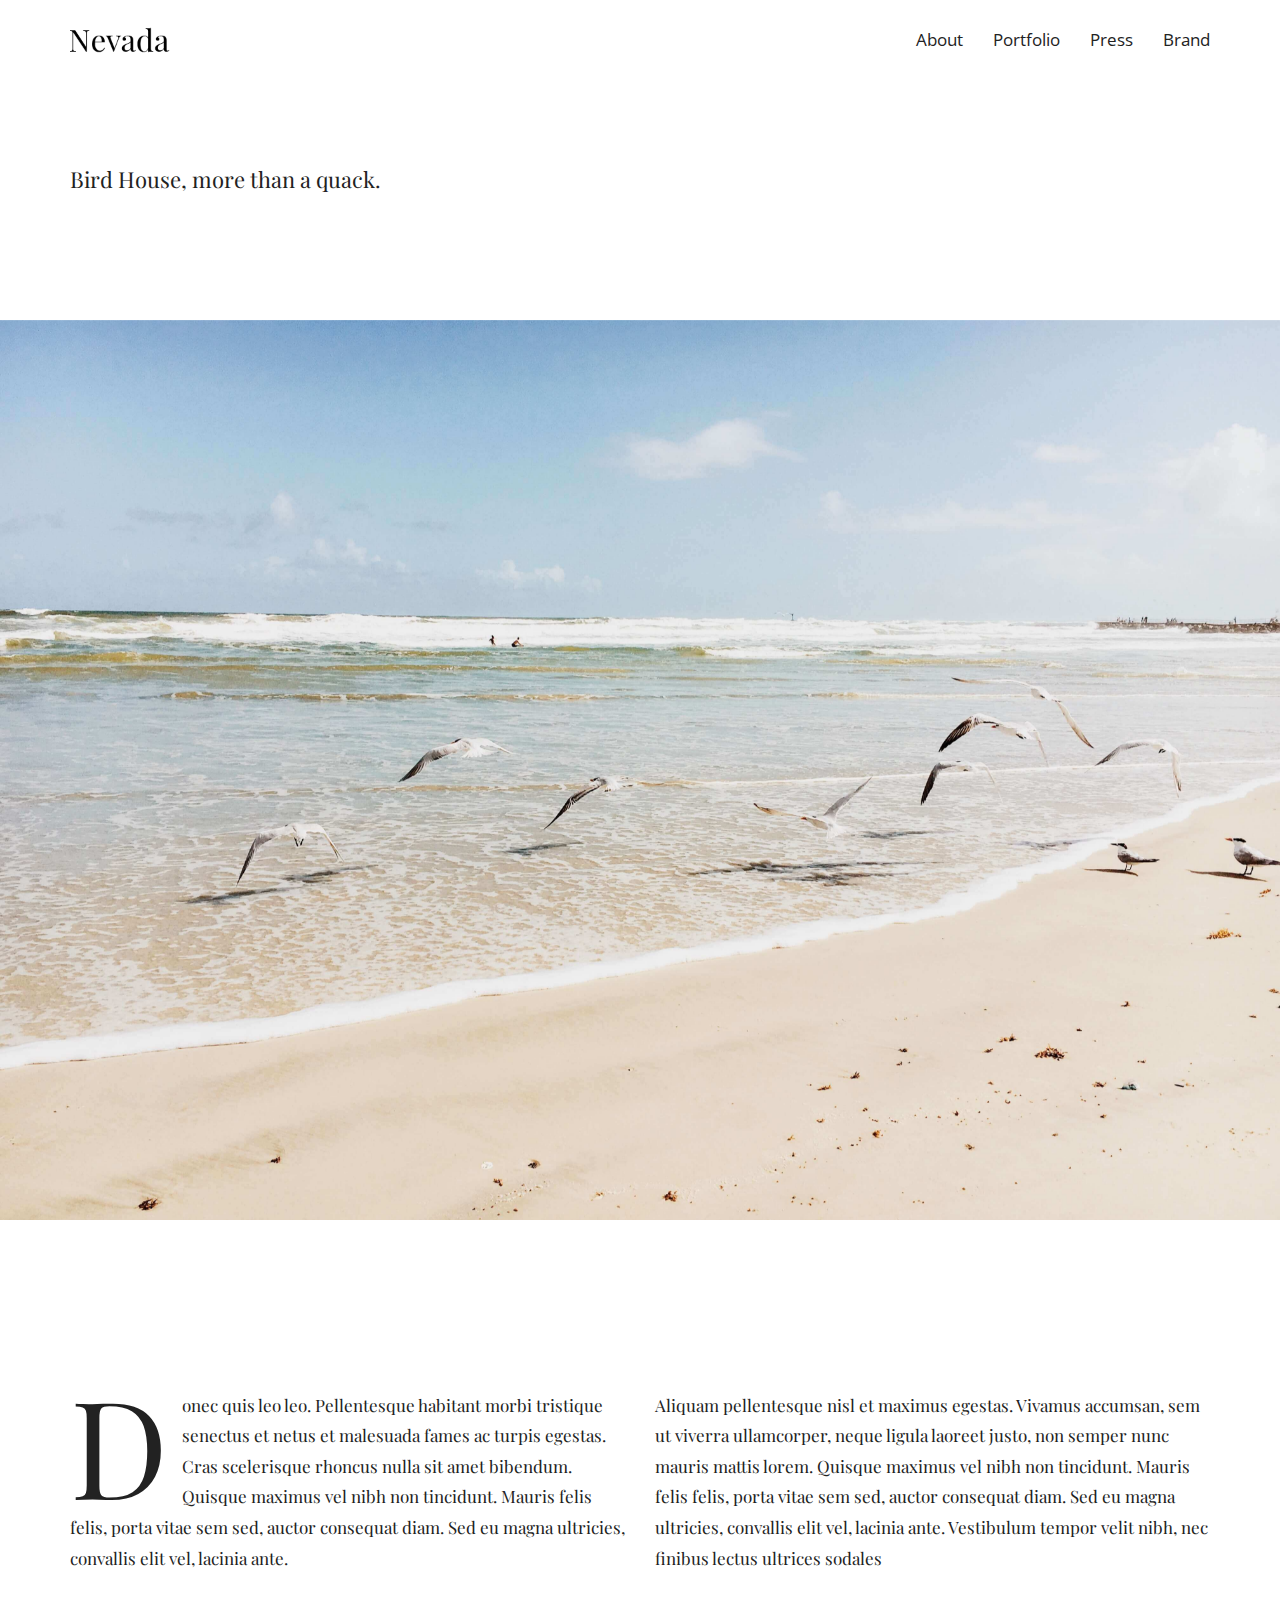
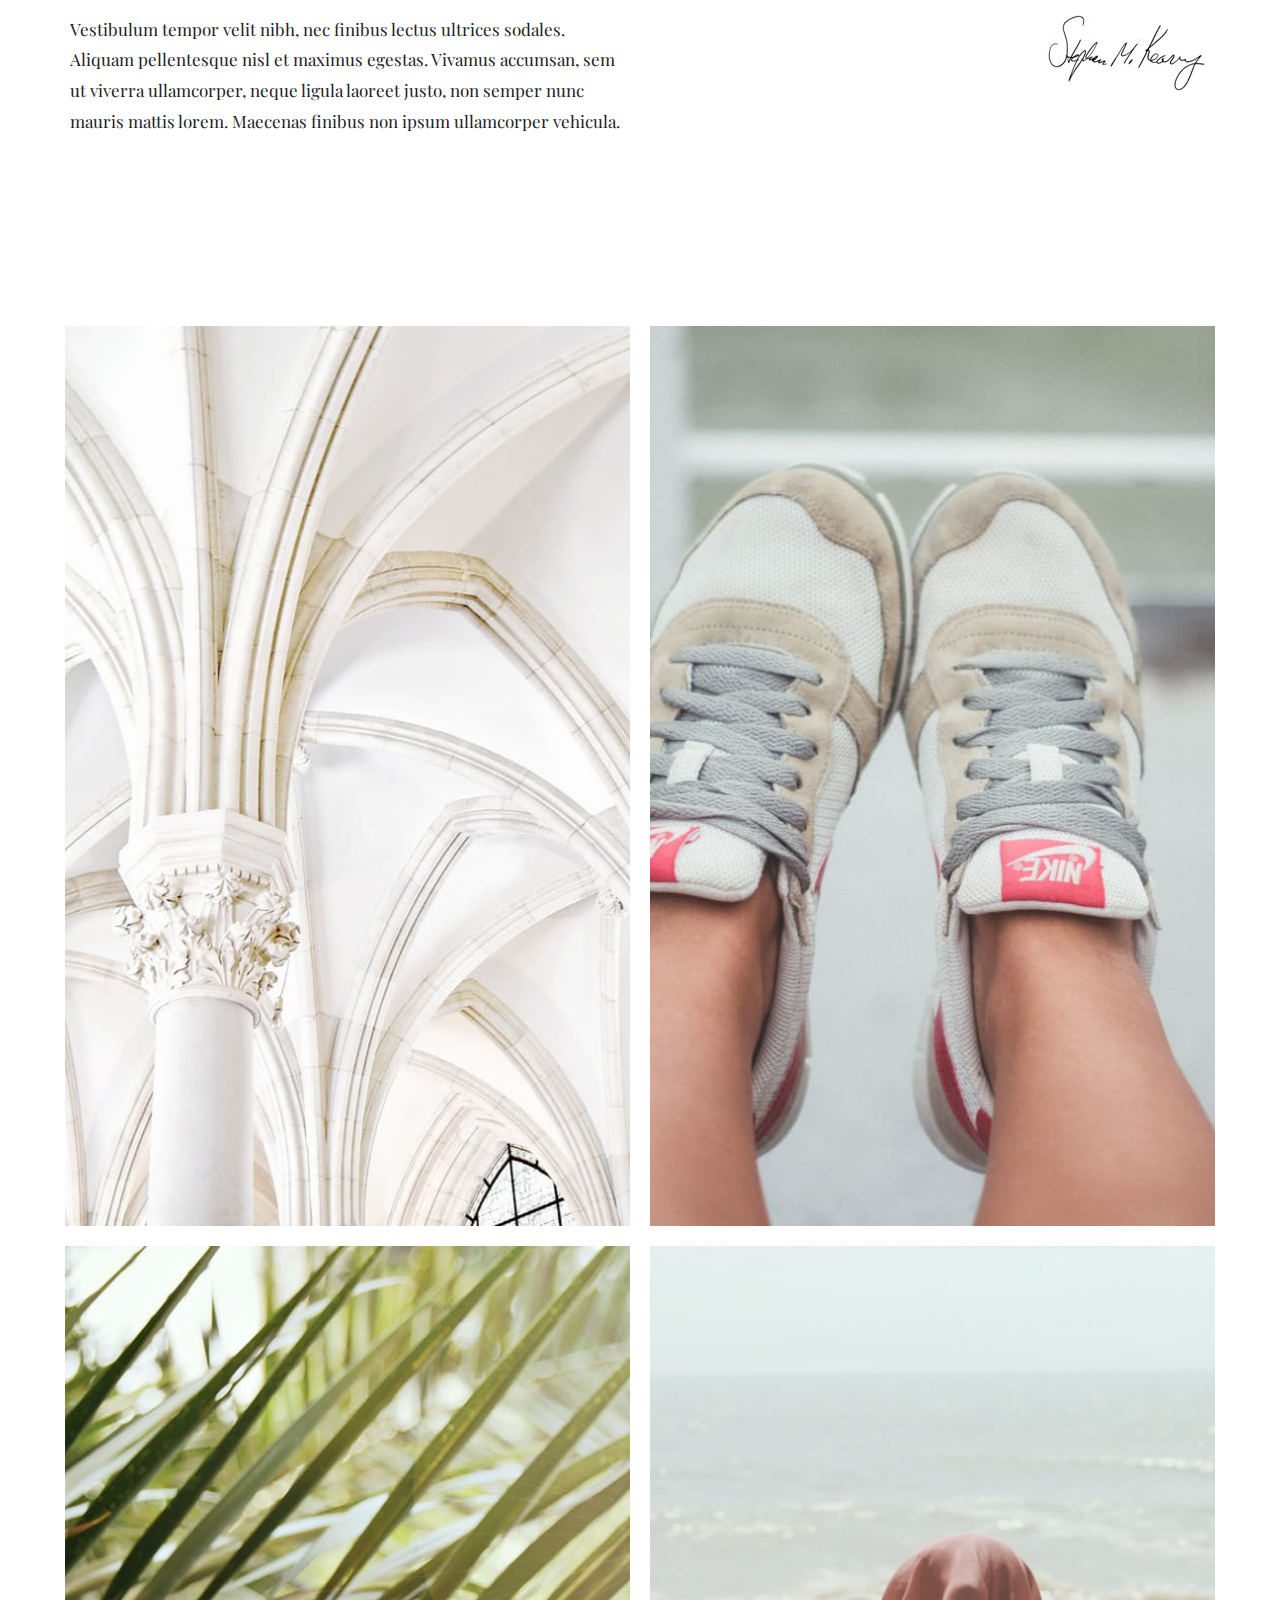
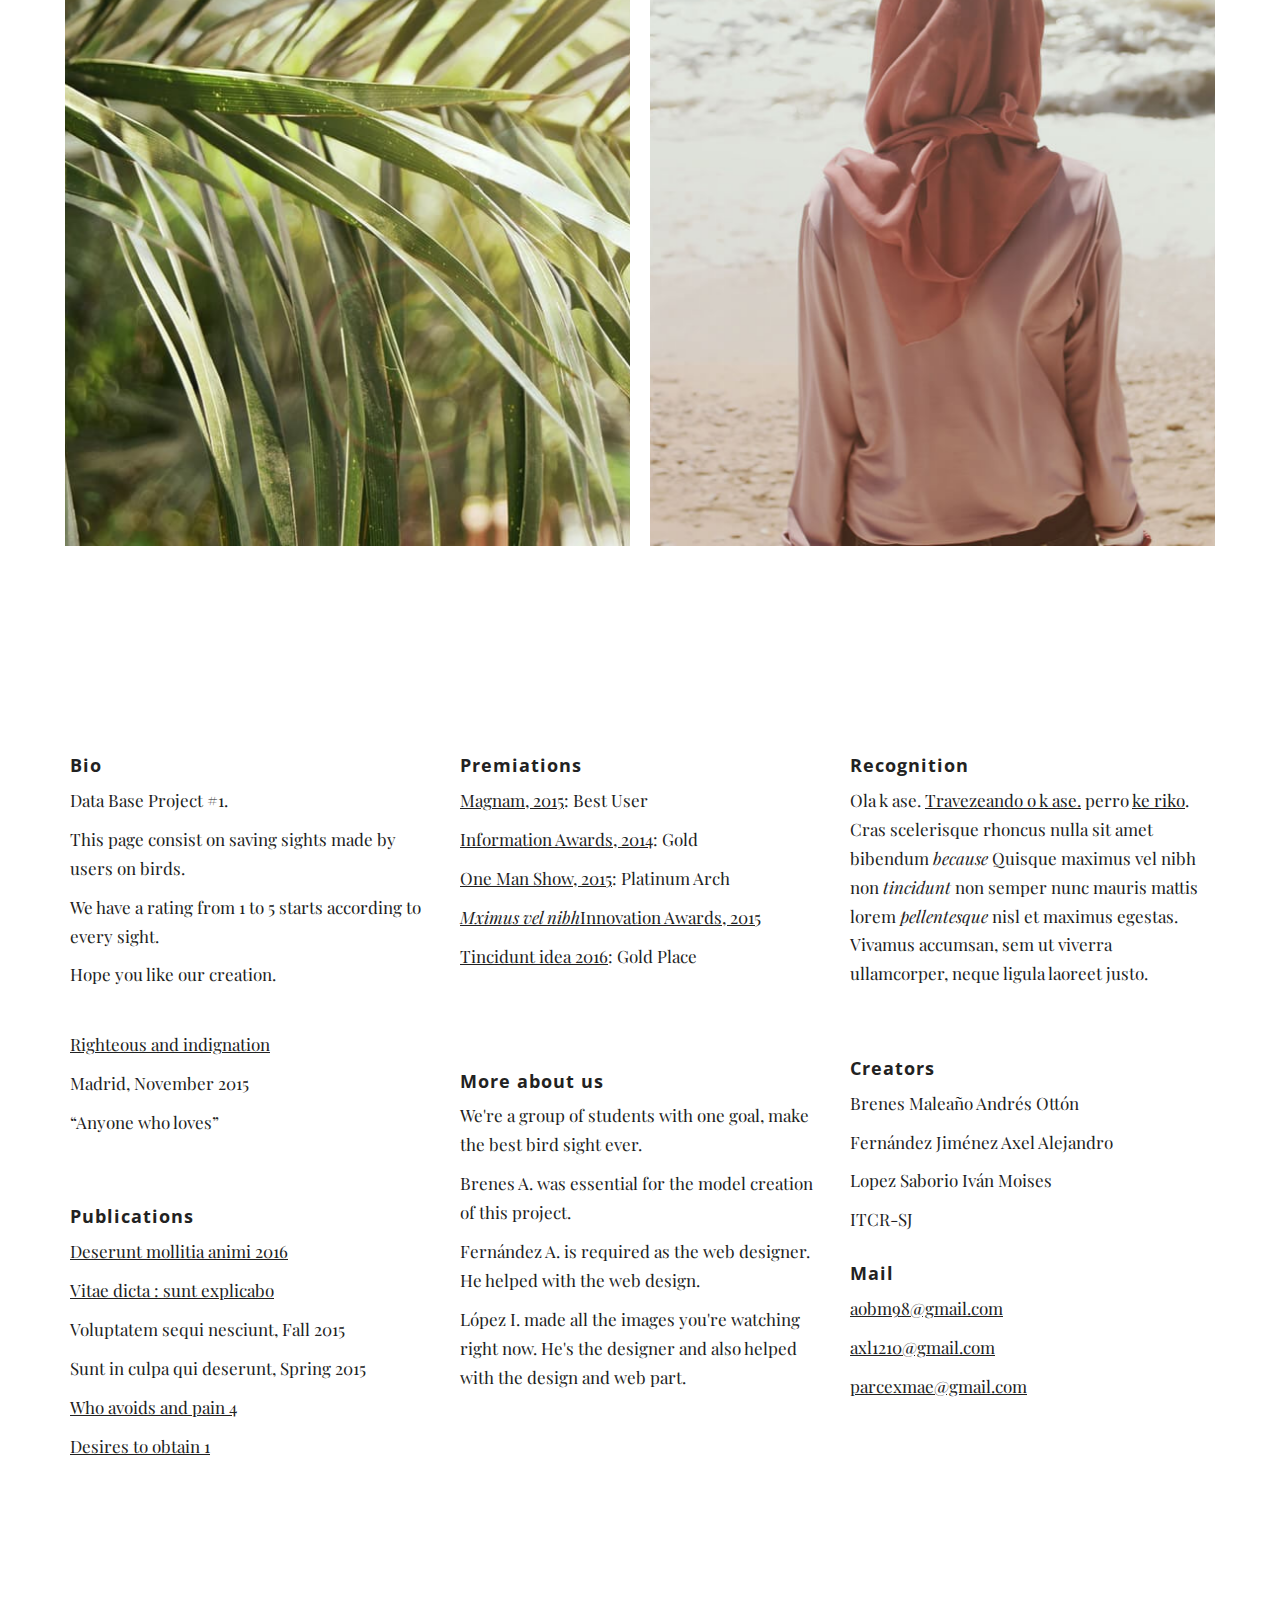
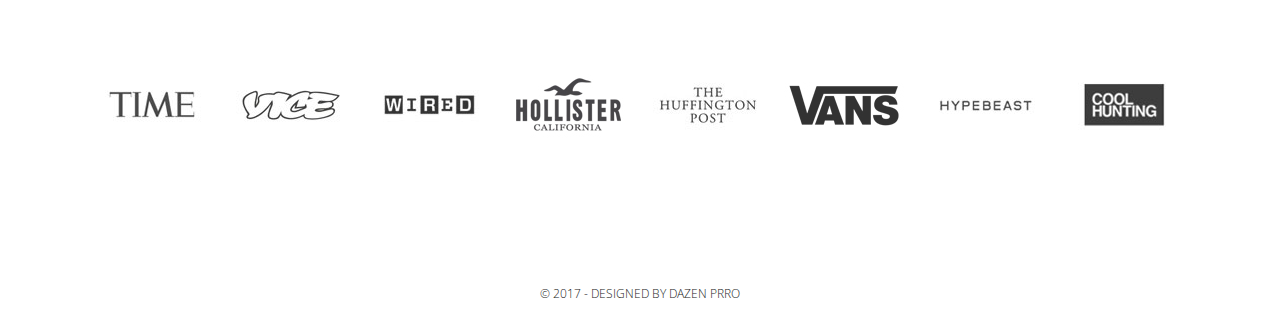
<file: Web Template/index.html>
<!DOCTYPE html>
<html lang="en">

<head>
    <meta charset="utf-8">
    <meta http-equiv="X-UA-Compatible" content="IE=edge">
    <meta name="viewport" content="width=device-width, initial-scale=1">
    <meta name="description" content="">
    <meta name="author" content="">

    <title>Bird House - Be free.</title>

    <!-- Css -->
    <link href="css/bootstrap.css" rel="stylesheet">
	<link href="css/style.css" rel="stylesheet">
</head>

<body>

	<nav class="navbar navbar-default navbar-fixed-top">
		<div class="container">
			<div class="navbar-header">
				<div class="navbar-toggle collapsed" data-toggle="collapse" data-target="#main-menu">	
					<span class="bar1"></span>
					<span class="bar2"></span>
					<span class="bar3"></span>
			    </div>
				<a class="navbar-brand top" href="#">
					<img src="img/logo.png" alt="">
				</a>
			</div>

			<div class="collapse navbar-collapse" id="main-menu">
			   <ul class="nav navbar-nav navbar-right">
				<li><a href="#about">About</a></li>
				<li><a href="#portfolio">Portfolio</a></li>
				<li><a href="#press">Press</a></li>
				<li><a href="#brand">Brand</a></li>
			  </ul>
			</div><!-- /.navbar-collapse -->
		</div><!-- /.container-fluid -->
	</nav>
  



    <!-- Intro -->
	<section class="intro">
		<div class="container">
			<div class="row">
				<div class="col-lg-7">
					<p>Bird House, more than a quack.</p>
				</div>
			</div>
		</div>
	</section>

	
	<!-- Slider -->
	<section class="slider">
		<div class="container-fluid">
			<div class="row no-gutter">
				<div class="col-lg-12">
					<div id="myCarousel" class="carousel slide" data-ride="carousel">

					  <!-- Wrapper for slides -->
					  <div class="carousel-inner" role="listbox">
						<div class="item active">
						  <img src="img/slide-1.jpg" alt="slide">
						</div>

						<div class="item">
						  <img src="img/slide-2.jpg" alt="slide">
						</div>

						<div class="item">
						  <img src="img/slide-3.jpg" alt="slide">
						</div>

						<div class="item">
						  <img src="img/slide-4.jpg" alt="slide">
						</div>
					  </div>
					  
					</div>
				</div>
			</div>
		</div>
	</section>
	
	
	<!-- About -->
	<section class="about" id="about">
		<div class="container about">
			<div class="row">
				<div class="col-md-6 big-letter">
					<p>
						Donec quis leo leo. Pellentesque habitant morbi tristique senectus et netus et malesuada fames ac turpis egestas.
						Cras scelerisque rhoncus nulla sit amet bibendum. Quisque maximus vel nibh non tincidunt. Mauris felis felis, porta
						vitae sem sed, auctor consequat diam. Sed eu magna ultricies, convallis elit vel, lacinia ante.
					</p>
					<br>
					<p>
						Vestibulum tempor velit nibh, nec finibus lectus ultrices sodales. Aliquam pellentesque nisl et maximus egestas. Vivamus accumsan, sem ut viverra
						ullamcorper, neque ligula laoreet justo, non semper nunc mauris mattis lorem. Maecenas finibus non ipsum ullamcorper vehicula.
					</p>
				</div>
				<div class="col-md-6">
					<p>
						Aliquam pellentesque nisl et maximus egestas. Vivamus accumsan, sem ut viverra ullamcorper, neque ligula laoreet justo,
						non semper nunc mauris mattis lorem. Quisque maximus vel nibh non tincidunt. Mauris felis felis, porta
						vitae sem sed, auctor consequat diam. Sed eu magna ultricies, convallis elit vel, lacinia ante. Vestibulum tempor velit
						nibh, nec finibus lectus ultrices sodales
					</p>
					<br>
					<img class="pull-right" src="img/signature.jpg" alt="signature">
				</div>
			</div>
		</div>
	</section>
	

	
	
	<!-- Gallery -->
	<section id="portfolio">
		<div class="container">
			<div class="row">
			
			
				<div class="col-md-6 thumbnail">
					<div class="hovereffect">
						<div class="col-md-12 photo-1"></div>
							<a href="#mybox" data-toggle="modal" data-slide-to="0">
								<div class="overlay">
									<h2>Vivamus accumsan</h2>
									<p>Lacinia ipsum</p>
								</div>
							</a>
					</div>
				</div>
				
				
				<div class="col-md-6 thumbnail">
					<div class="hovereffect">
						<div class="col-md-12 photo-2"></div>
							<a href="#mybox" data-toggle="modal" data-slide-to="1">
								<div class="overlay">
									<h2>Lacinia ante</h2>
									<p>Aliquam pellentesque</p>
								</div>
							</a>
					</div>
				</div>
				
				
			</div>
		</div>
		
		<div class="container">
			<div class="row">
			
			
				<div class="col-md-6 thumbnail">
					<div class="hovereffect">
						<div class="col-md-12 photo-3"></div>
							<a href="#mybox" data-toggle="modal" data-slide-to="2">
								<div class="overlay">
									<h2>Ultris sodales</h2>
									<p>Quisque maximu</p>
								</div>
							</a>
					</div>
				</div>
				
				
				<div class="col-md-6 thumbnail">
					<div class="hovereffect">
						<div class="col-md-12 photo-4"></div>
							<a href="#mybox" data-toggle="modal" data-slide-to="3">
								<div class="overlay">
									<h2>Quisque maximu</h2>
									<p>Sed eu magna</p>
								</div>
							</a>
					</div>
				</div>
				
				
			</div>
		</div>	
	</section>
		
	
	<!-- End Gallery -->

	
	<div class="container">
	  <div class="modal fade and carousel slide" id="mybox">
		<div class="modal-dialog">
		  <div class="modal-content">
			<div class="modal-body">
			  
			  <button class="close" data-dismiss="modal" type="button">×</button>
			  
			  
			  <div class="carousel-inner">
					<div class="item active">
					  <img src="img/1.jpg" alt="slide">
					</div>
					<div class="item">
					  <img src="img/2.jpg" alt="slide">
					</div>
					<div class="item">
					  <img src="img/3.jpg" alt="slide">
					</div>
					<div class="item">
					  <img src="img/4.jpg" alt="slide">
					</div>
			  </div><!-- /.carousel-inner -->
			  
			  
			  <a class="left carousel-control" href="#mybox" role="button" data-slide="prev">
				<span class="glyphicon glyphicon-chevron-left"></span>
			  </a>
			  <a class="right carousel-control" href="#mybox" role="button" data-slide="next">
				<span class="glyphicon glyphicon-chevron-right"></span>
			  </a>
			  
			</div><!-- /.modal-body -->
		  </div><!-- /.modal-content -->
		</div><!-- /.modal-dialog -->
	  </div><!-- /.modal -->
	</div><!-- /.container -->
	
	
	
	
	
	<!-- Press -->
	<section class="press" id="press">
		<div class="container about">
			<div class="row">
				<div class="col-md-4">
					<h4>
                        Bio
                    </h4>
                    <p>
                        Data Base Project #1.
                    </p>
                    <p>
                        This page consist on saving sights made by users on birds.
                    </p>
                    <p>
                        We have a rating from 1 to 5 starts according to every sight.
                    </p>
                    <p>
                        Hope you like our creation.
                    </p>

					<br>
					
					<p><a href="#" target="_blank">Righteous and indignation</a></p>
					<p>Madrid, November 2015</p>
					<p>“Anyone who loves”</p>
					<br>
					
					<h4>Publications</h4>
					<p><a href="#" target="_blank">Deserunt mollitia animi 2016</a></p>
					<p><a href="#" target="_blank">Vitae dicta : sunt explicabo</a></p>
					<p>Voluptatem sequi nesciunt, Fall 2015</p>
					<p>Sunt in culpa qui deserunt, Spring 2015</p>
					<p><a href="#" target="_blank">Who avoids and pain 4</a></p>
					<p><a href="#" target="_blank">Desires to obtain 1</a></p>
				</div>
				
				
				<div class="col-md-4">
					<h4>Premiations </h4>
					<p><a href="#" target="_blank">Magnam, 2015</a>: Best User</p>
					<p><a href="#" target="_blank">Information Awards, 2014</a>: Gold </p>
					<p><a href="#" target="_blank">One Man Show, 2015</a>: Platinum Arch</p>
					<p><a href="#" target="_blank"><em>Mximus vel nibh</em>Innovation Awards, 2015</a></p>
					<p><a href="#" target="_blank">Tincidunt idea 2016</a>: Gold Place</p>
					<br><br>


					<h4>More about us</h4>
					<p>
                        We're a group of students with one goal, make the best bird sight ever.
                    </p>
					<p>
                        Brenes A. was essential for the model creation of this project.
                    </p>
					<p>
                        Fernández A. is required as the web designer. He helped with the web design.
                    </p>
					<p>
                        López I. made all the images you're watching right now.
                        He's the designer and also helped with the design and web part.
                    </p>
				</div>
				
				
				<div class="col-md-4">
					<h4>Recognition </h4>
						<p>
							Ola k ase.
                            <a href="#" target="_blank">Travezeando o k ase.</a>
                            perro
                            <a href="#">ke riko</a>.
							Cras scelerisque rhoncus nulla sit amet bibendum <em>because</em> Quisque maximus vel nibh non <em>tincidunt</em> non semper nunc mauris mattis lorem <em>pellentesque</em> nisl et maximus egestas. Vivamus accumsan, sem ut viverra ullamcorper, neque ligula laoreet justo.
						</p>
					<br>
						 
					<h4>Creators </h4>
					<p>
                        Brenes Maleaño Andrés Ottón
                    </p>
                    <p>
                        Fernández Jiménez Axel Alejandro
                    </p>
                    <p>
                        Lopez Saborio Iván Moises
                    </p>
                    <p>ITCR-SJ</p>
                    </h4>
                    <h4>
                        Mail
                    </h4>
                    <p>
                        <a href="aobm98@gmail.com">aobm98@gmail.com</a>
                    </p>
                    <p>
                        <a href="axl1210@gmail.com">axl1210@gmail.com</a>
                    </p>
                    <p>
                        <a href="parcexmae@gmail.com">parcexmae@gmail.com</a>
                    </p>
					<br><br>
				</div>
			</div>
		</div>
	</section>
	
	
	<!-- Brand -->
	<section id="brand">
		<div class="container">
			<div class="row">
				<div class="col-md-12">
				   <ul class="logo-list list-inline text-center">
					<li><a href="#" target="_blank"><img src="img/logos/logo1.jpg" alt="client logo" class="img-responsive"/></a></li>
					<li><a href="#" target="_blank"><img src="img/logos/logo2.jpg" alt="client logo" class="img-responsive"/></a></li>
					<li><a href="#" target="_blank"><img src="img/logos/logo3.jpg" alt="client logo" class="img-responsive"/></a></li>
					<li><a href="#" target="_blank"><img src="img/logos/logo4.jpg" alt="client logo" class="img-responsive"/></a></li>
					<li><a href="#" target="_blank"><img src="img/logos/logo5.jpg" alt="client logo" class="img-responsive"/></a></li>
					<li><a href="#" target="_blank"><img src="img/logos/logo6.jpg" alt="client logo" class="img-responsive"/></a></li>
					<li><a href="#" target="_blank"><img src="img/logos/logo7.jpg" alt="client logo" class="img-responsive"/></a></li>
					<li><a href="#" target="_blank"><img src="img/logos/logo8.jpg" alt="client logo" class="img-responsive"/></a></li>
				  </ul>
				</div>
			</div>
		</div>
	</section>
	
	
	<!-- Copyright -->
	<footer>
		<div class="container">
			<p class="text-center">© 2017 - Designed by <a href="http://www.soundcloud.com/imdazen">Dazen prro</a></p>
		</div>
	</footer>
	
	<a href="#page-top" class="cd-top">Top</a>
	

    <!-- script -->
    <script src="js/jquery.js"></script>
    <script src="js/bootstrap.min.js"></script>
	<script src="js/modernizr.js"></script>
	<script src="js/script.js"></script>

</body>
</html>
</file>
<file: Web Template/css/style.css>
@import url(https://fonts.googleapis.com/css?family=Playfair+Display);
@import url(https://fonts.googleapis.com/css?family=Open+Sans:400,300);

body {
    padding-top: 70px;
	color: #222;
    font-family: 'Open Sans', sans-serif;
    font-size: 17px;
    line-height: 1.8 !important;
}

html {
	overflow-x:hidden;
}

h1,h2,h3,h4,h5,h6 {
	font-family: 'Open Sans', sans-serif;
	font-weight:200;
	color: #222;
}

p{
	font-family: 'Playfair Display', serif;
	font-weight:300;
}

section {
	padding-top:85px;
	padding-bottom:85px;
}

.no-gutter > [class*='col-'] {
    padding-right:0;
    padding-left:0;
}

a,a:link {
	color: #222;
}

a:hover,a:focus {
	color: #222;
}


/* Navbar */

.navbar-fixed-top .nav {
    padding: 15px 0;
}

.navbar-fixed-top .navbar-brand {
    padding: 0 15px;
}

.navbar-brand img{
	max-height:50px;
}

.navbar > .container .navbar-brand, .navbar > .container-fluid .navbar-brand {
    margin-left: 0px;
}

@media(min-width:768px) {
    body {
        padding-top: 100px; /* Required padding for .navbar-fixed-top. Change if height of navigation changes. */
    }

    .navbar-fixed-top .navbar-brand {
        padding: 15px 0;
    }
}

.navbar-default {
    background-color: #fff;
    border-color: #fff;
}

.navbar-default .navbar-nav > .active > a, .navbar-default .navbar-nav > .active > a:focus, .navbar-default .navbar-nav > .active > a:hover {
    background-color: #fff;
    color: #222;
}

.navbar-default .navbar-nav > li > a {
    color: #222;
}

.navbar-default .navbar-nav > li > a:hover {
    color: #555;
}


/* Toggle Animation */

.navbar-toggle * {
	-ms-transition: all 0.4s ease;
  -webkit-transition: all 0.4s ease;
	-moz-transition: all 0.4s ease;
	-o-transition: all 0.4s ease;
	transition: all 0.4s ease;
}
.navbar-toggle {
    border: medium none;
    border-radius: 0;
    color: #fff;
    cursor: pointer;
    height: 50px;
    padding: 16px;
    width: 50px;
    float: right;
	margin-top:0px;
	margin-bottom:0px;
}

.navbar-default .navbar-toggle:hover,
.navbar-default .navbar-toggle:focus {
  background-color: #fff;
}

.navbar-default .navbar-toggle, .navbar-default .navbar-collapse, .navbar-default .navbar-form {
    border-color: #fff;
}

.navbar-toggle span {
	width: 25px;
	height: 3px;
	margin-bottom: 5px;
	background-color: #222;
	display: block;
}
.navbar-toggle span.bar1 {
	-ms-transform: rotate(45deg);
	-webkit-transform: rotate(45deg);
  -moz-transform: rotate(45deg);
  -o-transform: rotate(45deg);
  transform: rotate(45deg);
	-ms-transform-origin: 1px 3px;
	-webkit-transform-origin: 1px 3px;
  -moz-transform-origin: 1px 3px;
  -o-transform-origin: 1px 3px;
	transform-origin: 1px 3px;
	width: 31px;
}
.navbar-toggle span.bar2 {
	-ms-transform: rotate(-360deg) scale(0);
	-webkit-transform: rotate(-360deg) scale(0);
  -moz-transform: rotate(-360deg) scale(0);
  -o-transform: rotate(-360deg) scale(0);
	transform: rotate(-360deg) scale(0);
}

.navbar-toggle span.bar3 {
	-ms-transform: rotate(-45deg);
	-webkit-transform: rotate(-45deg);
	transform: rotate(-45deg);
	-ms-transform-origin:8px 2px;
	-webkit-transform-origin: 8px 2px;
	transform-origin: 8px 2px;
	width: 31px;
}
.navbar-toggle.collapsed span.bar1,
.navbar-toggle.collapsed span.bar2,
.navbar-toggle.collapsed span.bar3,
.navbar-toggle.collapsed span.bar4 {
	-ms-transform: none;
	-webkit-transform: none;
	transform: none;
	width: 30px;
}


/* Intro */

.intro {
	font-size:22px;
	padding-top:60px;
	padding-bottom:25px;
}



/* About */


.big-letter p:first-child:first-letter { 
	float: left; 
	color: #222; 
	font-size: 8em;  
	line-height: 0.8em; 
	text-transform: uppercase; 
	padding-top: 0px;  
	padding-right: 0.1em; 
	padding-left: –0.03em;	
}

/* Firefox Fix */

@-moz-document url-prefix() {
    .big-letter p:first-child:first-letter {
        padding-top: 0.08em;  
    }
}



/* Carousel */

.carousel-control.left {
  background-image: none;
  filter: none;
}
.carousel-control.right {
  background-image: none;
  filter: none;
}



/* Gallery */


/* Hover Effect */

.hovereffect a:link,.hovereffect a:hover,.hovereffect a:focus,.hovereffect a:visited {
	color:#fff;
}

.hovereffect {
  width: 100%;
  height: 100%;
  float: left;
  overflow: hidden;
  position: relative;
  text-align: left;
  background: #cccccc;
  cursor:pointer;
}

.hovereffect .overlay {
  width: 100%;
  height: 100%;
  position: absolute;
  overflow: hidden;
  top: 0;
  left: 0;
  padding: 50px 20px;
  cursor:pointer;
}

.hovereffect a, .hovereffect p,.hovereffect h2 {
  color: #fff;
  text-decoration:none;
  opacity: 0;
  filter: alpha(opacity=0);
  -webkit-transition: opacity 0.35s, -webkit-transform 0.35s;
  transition: opacity 0.35s, transform 0.35s;
  -webkit-transform: translate3d(100%,0,0);
  transform: translate3d(100%,0,0);
}

.hovereffect:hover a, .hovereffect:hover p, .hovereffect:hover h2 {
  color:#fff;
  text-decoration:none;
  opacity: 1;
  letter-spacing:1px;
  filter: alpha(opacity=100);
  -webkit-transform: translate3d(0,0,0);
  transform: translate3d(0,0,0);
}

@media (max-width: 992px) {
	.hovereffect{
		margin-bottom: 25px;
	}
}

.hovereffect img {
  display: block;
  position: relative;
  max-width: none;
  width: calc(100% + 20px);
  -webkit-transition: opacity 0.35s, -webkit-transform 0.35s;
  transition: opacity 0.35s, transform 0.35s;
  -webkit-transform: translate3d(-10px,0,0);
  transform: translate3d(-10px,0,0);
  -webkit-backface-visibility: hidden;
  backface-visibility: hidden;
  cursor:pointer;
}

.hovereffect:hover img {
  opacity: 0.4;
  filter: alpha(opacity=40);
  -webkit-transform: translate3d(0,0,0);
  transform: translate3d(0,0,0);
}

.hovereffect .photo-1, 
.hovereffect .photo-2, 
.hovereffect .photo-3,
.hovereffect .photo-4,
.hovereffect .photo-5,
.hovereffect .photo-6{
  display: block;
  position: relative;
  max-width: none;
  width: calc(100% + 20px);
  -webkit-transition: opacity 0.35s, -webkit-transform 0.35s;
  transition: opacity 0.35s, transform 0.35s;
  -webkit-transform: translate3d(-10px,0,0);
  transform: translate3d(-10px,0,0);
  -webkit-backface-visibility: hidden;
  backface-visibility: hidden;
}

.hovereffect:hover .photo-1,
.hovereffect:hover .photo-2,
.hovereffect:hover .photo-3,
.hovereffect:hover .photo-4,
.hovereffect:hover .photo-5,
.hovereffect:hover .photo-6{
  opacity: 0.4;
  filter: alpha(opacity=40);
  -webkit-transform: translate3d(0,0,0);
  transform: translate3d(0,0,0);
}

.photo-1,.photo-2,.photo-3,.photo-4,.photo-5,.photo-6{
	background-size:cover;
	height:100vh;
	width:100%;
	background-position:center;
}

/* Thumbnail Images*/

.photo-1 {background-image: url('../img/1.jpg');}
.photo-2 {background-image: url('../img/2.jpg');}
.photo-3 {background-image: url('../img/3.jpg');}
.photo-4 {background-image: url('../img/4.jpg');}
.photo-5 {background-image: url('../img/5.jpg');}
.photo-6 {background-image: url('../img/6.jpg');}

/* Modal Box */

.modal-dialog {
    margin: 0px auto;
    position: fixed;
    top: 0;
	left:0;
    width: 100%;
}

.modal-body {
    padding: 0px;
}

.modal-content {
    background-color: transparent;
    border: none;
    border-radius: 0px;
    box-shadow: none;
}

/* Carousel Control*/

.close {
    color: #fff;
    font-size: 50px;
    font-weight: lighter;
    opacity: 1;
    position: fixed;
    right: 30px;
    text-shadow: none;
    top: 10px;
    z-index: 2147483647;
}

.close:hover, .close:focus {
    color: #f7f7f7;
}

.carousel-control.left, .carousel-control.right  {
    background-image: none;
	height: 100vh;
}

.carousel-control {
    text-shadow: none;
	width: 9%;
}

.modal-open .modal {
    top: 0;
    position: fixed!important;
}


/* Thumbnail */

.thumbnail {
    background-color: transparent;
    border: 0px solid #ddd;
    border-radius: 0px;
    display: block;
    line-height: 1.42857;
    margin-bottom: 0px;
    padding: 10px;
    transition: border 0.2s ease-in-out 0s;
}

@media (max-width: 992px) {
	.thumbnail {
		padding: 0px 10px;
	}
}


.img-responsive, .thumbnail > img, .thumbnail a > img, .carousel-inner > .item > img, .carousel-inner > .item > a > img {
    height: 100vh;
    max-width: none;
	width: 100%;
	object-fit: cover;
}


/* Press */

.press p {
	line-height:1.7em;
}

.press a:link {
	text-decoration:underline;
}

.press h4 {
	padding-top:20px;
	font-weight:bold;
	letter-spacing:1px;
}



/* Brand */

.logo-list img {
	width:100%;
	height:auto;
	opacity:0.8;
}

.logo-list li {
	padding-bottom:1%;
}

.logo-list li a:hover, 
.logo-list li a:focus {
  opacity: 0.6;
  transition:  opacity 0.2s ease;
  display: block; }
}


/* Footer */

footer {
	padding-bottom:85px;
}

footer p {
	font-family: 'Open Sans', sans-serif;
	font-weight:200;
	font-size:0.7em;
	text-transform:uppercase;
}




.cd-top {
  display: inline-block;
  height: 40px;
  width: 40px;
  position: fixed;
  bottom: 40px;
  right: 10px;
  /* image replacement properties */
  overflow: hidden;
  text-indent: 100%;
  white-space: nowrap;
  background: url(../img/arrow-up.png) no-repeat center 50%;
  background-size:cover;
  visibility: hidden;
  opacity: 0;
  -webkit-transition: opacity .3s 0s, visibility 0s .3s;
  -moz-transition: opacity .3s 0s, visibility 0s .3s;
  transition: opacity .3s 0s, visibility 0s .3s;
}
.cd-top.cd-is-visible, .cd-top.cd-fade-out, .no-touch .cd-top:hover {
  -webkit-transition: opacity .3s 0s, visibility 0s 0s;
  -moz-transition: opacity .3s 0s, visibility 0s 0s;
  transition: opacity .3s 0s, visibility 0s 0s;
}
.cd-top.cd-is-visible {
  /* the button becomes visible */
  visibility: visible;
  opacity: 1;
}
.cd-top.cd-fade-out {
  /* if the user keeps scrolling down, the button is out of focus and becomes less visible */
  opacity: .5;
}
.no-touch .cd-top:hover {
  background-color: transparent;
  opacity: 1;
}
@media only screen and (min-width: 768px) {
  .cd-top {
    right: 20px;
    bottom: 20px;
  }
}
@media only screen and (min-width: 1024px) {
  .cd-top {
    height: 60px;
    width: 60px;
    right: 30px;
    bottom: 30px;
  }
}
</file>
